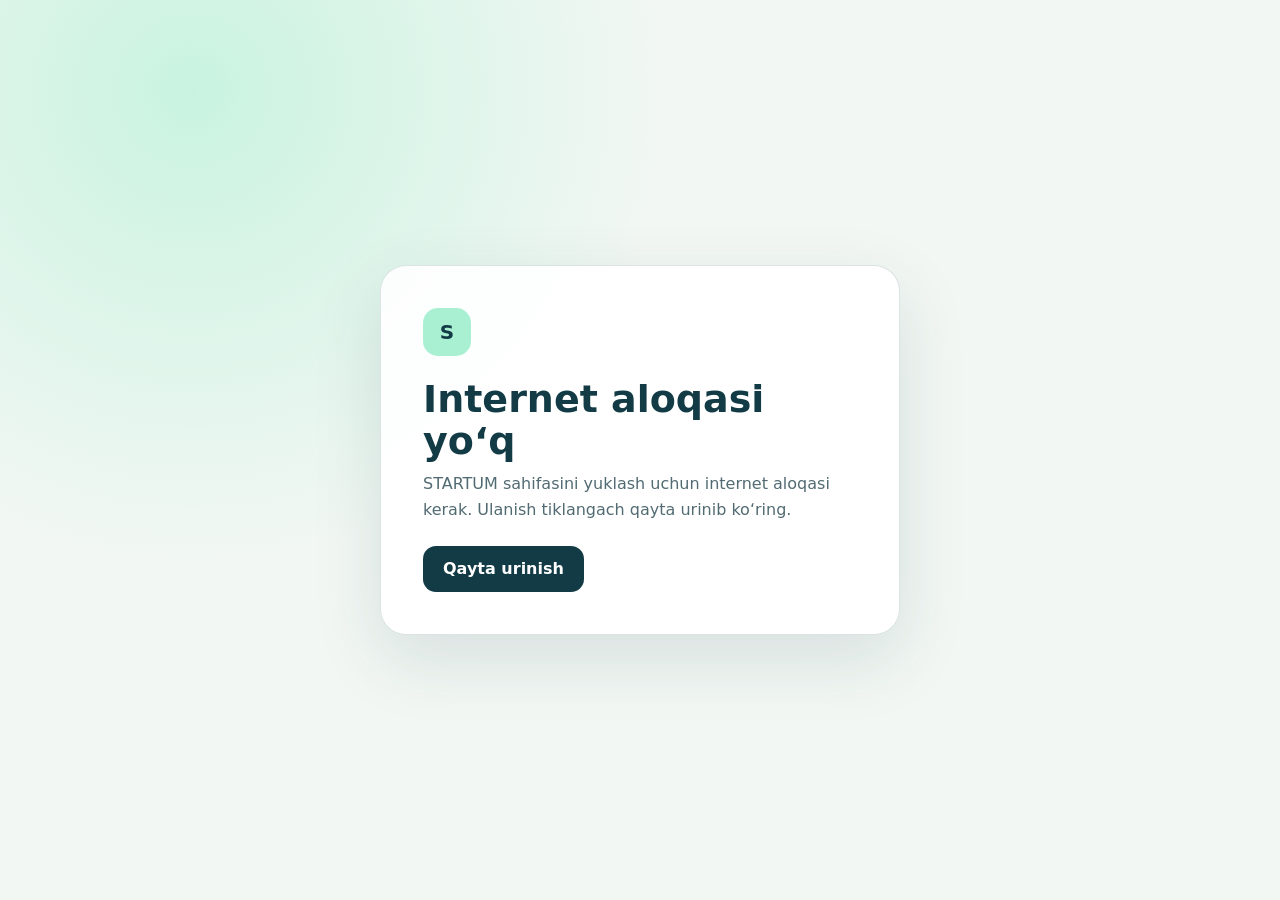
<file: STARTUM/frontend/offline.html>
<!doctype html>
<html lang="uz">
  <head>
    <meta charset="utf-8" />
    <meta
      name="viewport"
      content="width=device-width,initial-scale=1,viewport-fit=cover"
    />
    <meta name="theme-color" content="#123b46" />
    <meta name="robots" content="noindex,nofollow" />
    <title>STARTUM — Aloqa mavjud emas</title>
    <style>
      :root {
        color-scheme: light;
        --ink: #123b46;
        --mint: #a8f0d1;
        --paper: #f2f7f3;
      }
      * {
        box-sizing: border-box;
      }
      body {
        margin: 0;
        min-height: 100vh;
        display: grid;
        place-items: center;
        padding: 24px;
        background:
          radial-gradient(
            circle at 15% 10%,
            rgba(168, 240, 209, 0.55),
            transparent 35%
          ),
          var(--paper);
        color: var(--ink);
        font:
          16px/1.6 Inter,
          system-ui,
          sans-serif;
      }
      main {
        width: min(100%, 520px);
        padding: clamp(24px, 6vw, 42px);
        border: 1px solid rgba(18, 59, 70, 0.14);
        border-radius: 26px;
        background: rgba(255, 255, 255, 0.9);
        box-shadow: 0 24px 70px rgba(18, 59, 70, 0.12);
      }
      .mark {
        display: inline-grid;
        place-items: center;
        width: 48px;
        height: 48px;
        border-radius: 15px;
        background: var(--mint);
        font: 800 20px/1 system-ui;
      }
      h1 {
        margin: 22px 0 8px;
        font: 800 clamp(28px, 6vw, 38px)/1.12 system-ui;
      }
      p {
        margin: 0;
        color: #526b73;
      }
      a {
        display: inline-flex;
        align-items: center;
        justify-content: center;
        min-height: 46px;
        margin-top: 24px;
        padding: 0 20px;
        border-radius: 13px;
        background: var(--ink);
        color: #fff;
        text-decoration: none;
        font-weight: 700;
      }
    </style>
  </head>
  <body>
    <main>
      <span class="mark" aria-hidden="true">S</span>
      <h1>Internet aloqasi yo‘q</h1>
      <p>
        STARTUM sahifasini yuklash uchun internet aloqasi kerak. Ulanish
        tiklangach qayta urinib ko‘ring.
      </p>
      <a href="./">Qayta urinish</a>
    </main>
  </body>
</html>
</file>
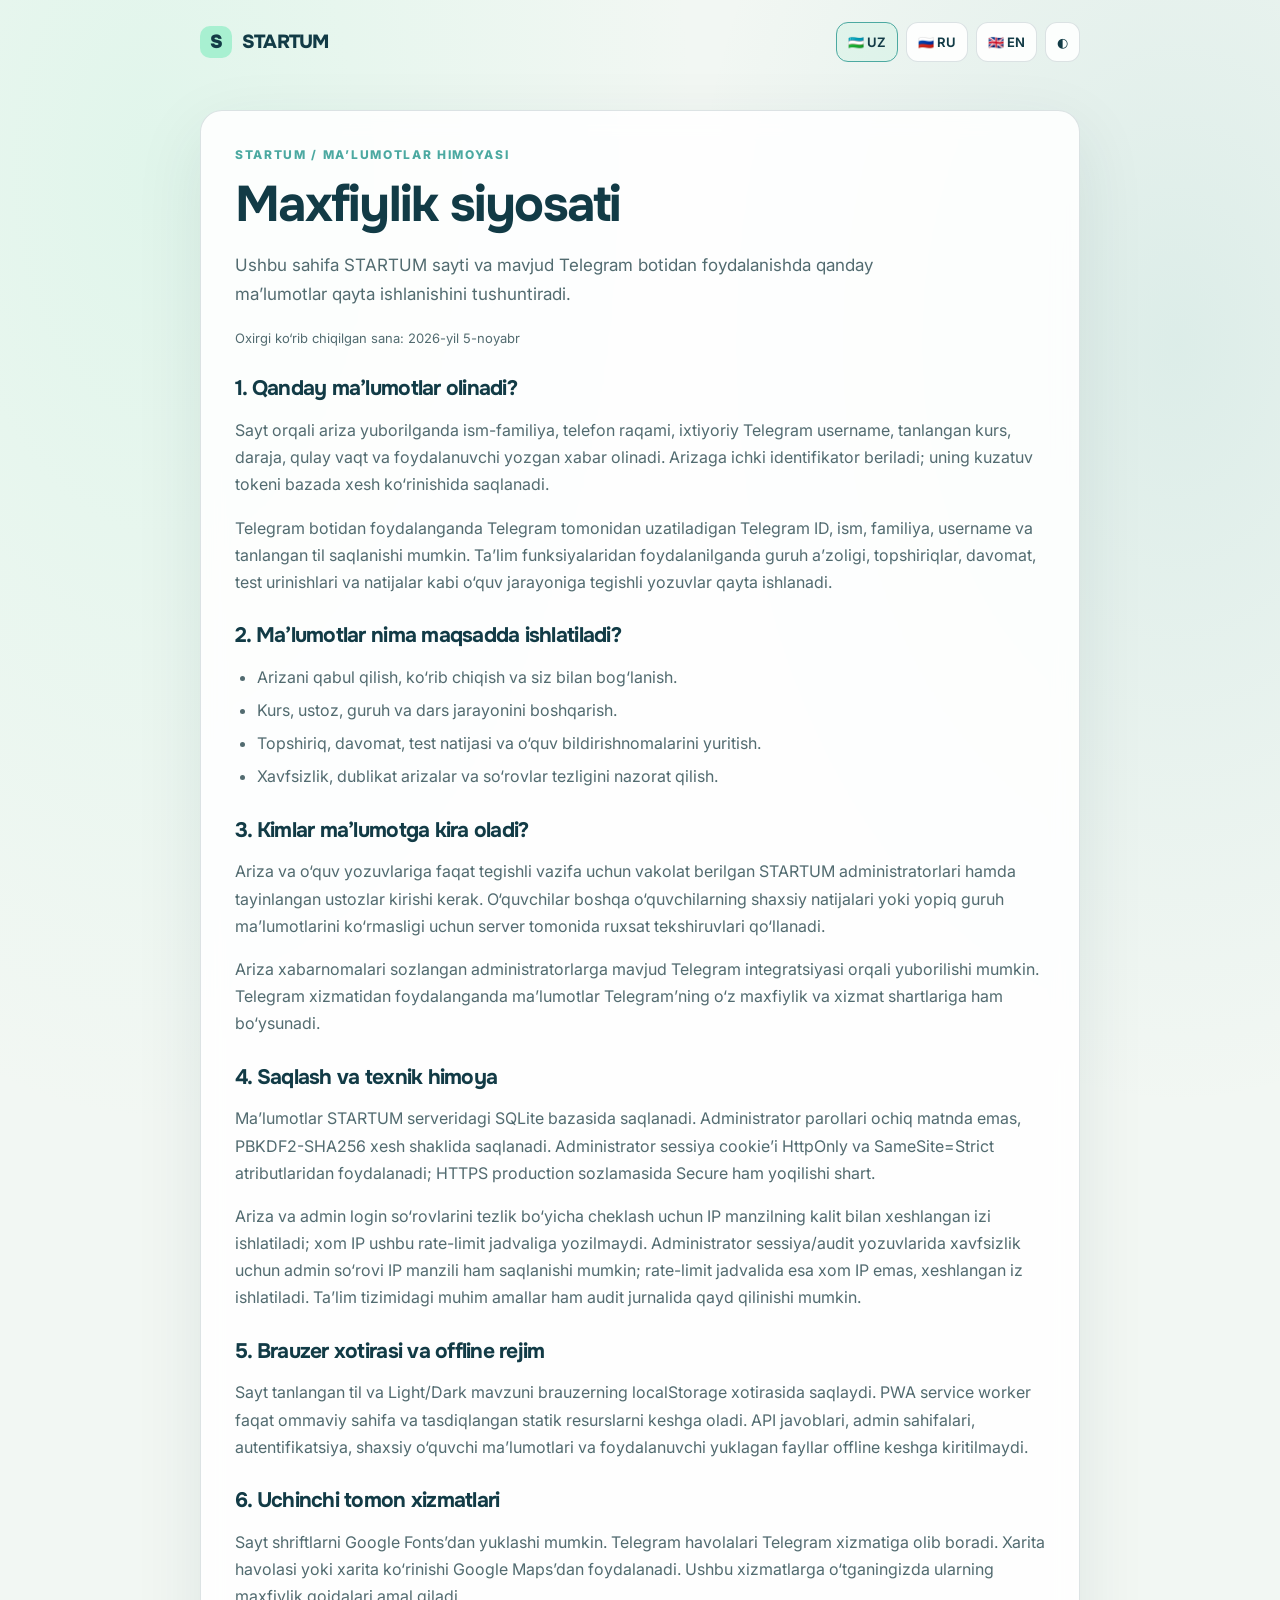
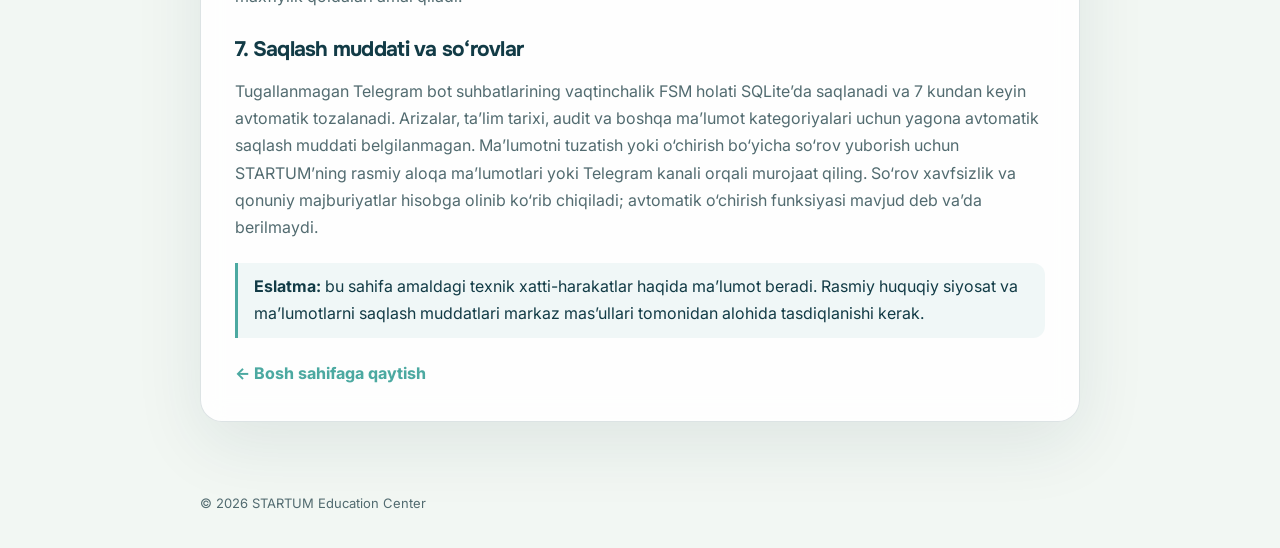
<file: STARTUM/frontend/privacy.html>
<!doctype html>
<html lang="uz" data-theme="light">
  <head>
    <meta charset="utf-8" />
    <meta
      name="viewport"
      content="width=device-width, initial-scale=1, viewport-fit=cover"
    />
    <meta
      name="description"
      content="STARTUM Education Center maxfiylik siyosati: arizalar, Telegram xizmatlari va shaxsiy ma’lumotlardan foydalanish haqida."
      data-privacy-description
    />
    <meta name="theme-color" content="#F2F7F3" />
    <meta name="robots" content="index, follow" />
    <link rel="canonical" href="https://startum.uz/privacy.html" />
    <link rel="icon" href="assets/favicon.svg" />
    <link rel="manifest" href="site.webmanifest" />
    <title>Maxfiylik siyosati — STARTUM</title>
    <style>
      :root {
        color-scheme: light;
        --bg: #f2f7f3;
        --surface: rgba(255, 255, 255, 0.88);
        --text: #123b46;
        --muted: #526b70;
        --line: rgba(18, 59, 70, 0.14);
        --accent: #4ca9a1;
        --mint: #a8f0d1;
        --shadow: 0 22px 70px rgba(18, 59, 70, 0.09);
      }
      :root[data-theme="dark"] {
        color-scheme: dark;
        --bg: #0d2229;
        --surface: #15343b;
        --text: #f2f7f3;
        --muted: #b5c9c7;
        --line: rgba(168, 240, 209, 0.18);
        --accent: #a8f0d1;
        --mint: #4ca9a1;
        --shadow: 0 22px 70px rgba(0, 0, 0, 0.24);
      }
      * {
        box-sizing: border-box;
      }
      html {
        min-height: 100%;
        background: var(--bg);
      }
      body {
        margin: 0;
        min-height: 100vh;
        color: var(--text);
        font:
          16px/1.7 Inter,
          system-ui,
          -apple-system,
          "Segoe UI",
          sans-serif;
        background:
          radial-gradient(
            ellipse at 12% 8%,
            rgba(168, 240, 209, 0.24),
            transparent 34%
          ),
          radial-gradient(
            ellipse at 92% 16%,
            rgba(76, 169, 161, 0.13),
            transparent 30%
          ),
          var(--bg);
      }
      a {
        color: var(--accent);
        text-underline-offset: 3px;
      }
      .shell {
        width: min(880px, calc(100% - 32px));
        margin: 0 auto;
      }
      .top {
        display: flex;
        align-items: center;
        justify-content: space-between;
        gap: 16px;
        padding: 22px 0;
      }
      .brand {
        display: inline-flex;
        align-items: center;
        gap: 10px;
        color: var(--text);
        text-decoration: none;
        font:
          800 19px/1 Onest,
          Inter,
          sans-serif;
        letter-spacing: -0.04em;
      }
      .mark {
        width: 32px;
        height: 32px;
        border-radius: 10px;
        background: var(--mint);
        display: grid;
        place-items: center;
        color: #123b46;
        font-weight: 900;
      }
      .controls {
        display: flex;
        gap: 8px;
        align-items: center;
      }
      .control {
        min-height: 40px;
        padding: 7px 11px;
        border: 1px solid var(--line);
        border-radius: 12px;
        background: var(--surface);
        color: var(--text);
        font: inherit;
        font-size: 13px;
        font-weight: 650;
        cursor: pointer;
      }
      .control[aria-pressed="true"] {
        border-color: var(--accent);
        background: rgba(168, 240, 209, 0.2);
      }
      main {
        padding: 26px 0 70px;
      }
      .eyebrow {
        font-size: 12px;
        letter-spacing: 0.14em;
        text-transform: uppercase;
        color: var(--accent);
        font-weight: 800;
      }
      h1,
      h2 {
        font-family: Onest, Inter, sans-serif;
        line-height: 1.18;
        letter-spacing: -0.035em;
      }
      h1 {
        font-size: clamp(32px, 6vw, 50px);
        max-width: 780px;
        margin: 10px 0 14px;
      }
      h2 {
        font-size: 21px;
        margin: 27px 0 8px;
      }
      .intro {
        color: var(--muted);
        font-size: 17px;
        max-width: 720px;
      }
      .updated {
        font-size: 13px;
        color: var(--muted);
        margin: 18px 0 26px;
      }
      .panel {
        background: var(--surface);
        border: 1px solid var(--line);
        border-radius: 22px;
        padding: clamp(20px, 4vw, 34px);
        box-shadow: var(--shadow);
        backdrop-filter: blur(12px);
      }
      p,
      li {
        color: var(--muted);
      }
      ul {
        padding-left: 22px;
      }
      li {
        margin: 6px 0;
      }
      .notice {
        border-left: 3px solid var(--accent);
        padding: 10px 16px;
        margin-top: 22px;
        background: rgba(76, 169, 161, 0.08);
        border-radius: 0 12px 12px 0;
      }
      .back {
        display: inline-flex;
        margin-top: 22px;
        align-items: center;
        gap: 8px;
        text-decoration: none;
        font-weight: 750;
      }
      .footer {
        padding: 0 0 34px;
        color: var(--muted);
        font-size: 13px;
      }
      .lang-panel {
        display: none;
      }
      .lang-panel.active {
        display: block;
      }
      .sr-only {
        position: absolute;
        width: 1px;
        height: 1px;
        padding: 0;
        margin: -1px;
        overflow: hidden;
        clip: rect(0, 0, 0, 0);
        white-space: nowrap;
        border: 0;
      }
      @media (max-width: 520px) {
        .top {
          align-items: flex-start;
          flex-wrap: wrap;
        }
        .controls {
          width: 100%;
        }
        .control {
          flex: 1;
        }
        .panel {
          border-radius: 17px;
        }
        main {
          padding-top: 14px;
        }
        .intro {
          font-size: 16px;
        }
      }
      @media (prefers-reduced-motion: reduce) {
        *,
        *::before,
        *::after {
          scroll-behavior: auto !important;
          animation-duration: 0.01ms !important;
          animation-iteration-count: 1 !important;
          transition-duration: 0.01ms !important;
        }
      }
    </style>
    <link rel="preconnect" href="https://fonts.googleapis.com" />
    <link rel="preconnect" href="https://fonts.gstatic.com" crossorigin />
    <link
      href="https://fonts.googleapis.com/css2?family=Inter:wght@400;500;600;700;800&family=Onest:wght@500;600;700;800&display=swap"
      rel="stylesheet"
    />
  </head>
  <body>
    <div class="shell">
      <header class="top">
        <a class="brand" href="./" aria-label="STARTUM bosh sahifasi"
          ><span class="mark" aria-hidden="true">S</span> STARTUM</a
        >
        <div class="controls" role="group" aria-label="Language and appearance">
          <button
            class="control lang"
            type="button"
            data-lang="uz"
            aria-pressed="true"
          >
            🇺🇿 UZ
          </button>
          <button
            class="control lang"
            type="button"
            data-lang="ru"
            aria-pressed="false"
          >
            🇷🇺 RU
          </button>
          <button
            class="control lang"
            type="button"
            data-lang="en"
            aria-pressed="false"
          >
            🇬🇧 EN
          </button>
          <button
            class="control"
            id="themeToggle"
            type="button"
            aria-label="Mavzuni almashtirish"
            aria-pressed="false"
          >
            ◐
          </button>
        </div>
      </header>
      <main>
        <div class="panel lang-panel active" data-panel="uz" lang="uz">
          <div class="eyebrow">STARTUM / MA’LUMOTLAR HIMOYASI</div>
          <h1>Maxfiylik siyosati</h1>
          <p class="intro">
            Ushbu sahifa STARTUM sayti va mavjud Telegram botidan foydalanishda
            qanday ma’lumotlar qayta ishlanishini tushuntiradi.
          </p>
          <p class="updated">Oxirgi ko‘rib chiqilgan sana: 2026-yil 5-noyabr</p>
          <h2>1. Qanday ma’lumotlar olinadi?</h2>
          <p>
            Sayt orqali ariza yuborilganda ism-familiya, telefon raqami,
            ixtiyoriy Telegram username, tanlangan kurs, daraja, qulay vaqt va
            foydalanuvchi yozgan xabar olinadi. Arizaga ichki identifikator
            beriladi; uning kuzatuv tokeni bazada xesh ko‘rinishida saqlanadi.
          </p>
          <p>
            Telegram botidan foydalanganda Telegram tomonidan uzatiladigan
            Telegram ID, ism, familiya, username va tanlangan til saqlanishi
            mumkin. Ta’lim funksiyalaridan foydalanilganda guruh a’zoligi,
            topshiriqlar, davomat, test urinishlari va natijalar kabi o‘quv
            jarayoniga tegishli yozuvlar qayta ishlanadi.
          </p>
          <h2>2. Ma’lumotlar nima maqsadda ishlatiladi?</h2>
          <ul>
            <li>
              Arizani qabul qilish, ko‘rib chiqish va siz bilan bog‘lanish.
            </li>
            <li>Kurs, ustoz, guruh va dars jarayonini boshqarish.</li>
            <li>
              Topshiriq, davomat, test natijasi va o‘quv bildirishnomalarini
              yuritish.
            </li>
            <li>
              Xavfsizlik, dublikat arizalar va so‘rovlar tezligini nazorat
              qilish.
            </li>
          </ul>
          <h2>3. Kimlar ma’lumotga kira oladi?</h2>
          <p>
            Ariza va o‘quv yozuvlariga faqat tegishli vazifa uchun vakolat
            berilgan STARTUM administratorlari hamda tayinlangan ustozlar
            kirishi kerak. O‘quvchilar boshqa o‘quvchilarning shaxsiy natijalari
            yoki yopiq guruh ma’lumotlarini ko‘rmasligi uchun server tomonida
            ruxsat tekshiruvlari qo‘llanadi.
          </p>
          <p>
            Ariza xabarnomalari sozlangan administratorlarga mavjud Telegram
            integratsiyasi orqali yuborilishi mumkin. Telegram xizmatidan
            foydalanganda ma’lumotlar Telegram’ning o‘z maxfiylik va xizmat
            shartlariga ham bo‘ysunadi.
          </p>
          <h2>4. Saqlash va texnik himoya</h2>
          <p>
            Ma’lumotlar STARTUM serveridagi SQLite bazasida saqlanadi.
            Administrator parollari ochiq matnda emas, PBKDF2-SHA256 xesh
            shaklida saqlanadi. Administrator sessiya cookie’i HttpOnly va
            SameSite=Strict atributlaridan foydalanadi; HTTPS production
            sozlamasida Secure ham yoqilishi shart.
          </p>
          <p>
            Ariza va admin login so‘rovlarini tezlik bo‘yicha cheklash uchun IP
            manzilning kalit bilan xeshlangan izi ishlatiladi; xom IP ushbu
            rate-limit jadvaliga yozilmaydi. Administrator sessiya/audit
            yozuvlarida xavfsizlik uchun admin so‘rovi IP manzili ham saqlanishi
            mumkin; rate-limit jadvalida esa xom IP emas, xeshlangan iz
            ishlatiladi. Ta’lim tizimidagi muhim amallar ham audit jurnalida
            qayd qilinishi mumkin.
          </p>
          <h2>5. Brauzer xotirasi va offline rejim</h2>
          <p>
            Sayt tanlangan til va Light/Dark mavzuni brauzerning localStorage
            xotirasida saqlaydi. PWA service worker faqat ommaviy sahifa va
            tasdiqlangan statik resurslarni keshga oladi. API javoblari, admin
            sahifalari, autentifikatsiya, shaxsiy o‘quvchi ma’lumotlari va
            foydalanuvchi yuklagan fayllar offline keshga kiritilmaydi.
          </p>
          <h2>6. Uchinchi tomon xizmatlari</h2>
          <p>
            Sayt shriftlarni Google Fonts’dan yuklashi mumkin. Telegram
            havolalari Telegram xizmatiga olib boradi. Xarita havolasi yoki
            xarita ko‘rinishi Google Maps’dan foydalanadi. Ushbu xizmatlarga
            o‘tganingizda ularning maxfiylik qoidalari amal qiladi.
          </p>
          <h2>7. Saqlash muddati va so‘rovlar</h2>
          <p>
            Tugallanmagan Telegram bot suhbatlarining vaqtinchalik FSM holati
            SQLite’da saqlanadi va 7 kundan keyin avtomatik tozalanadi.
            Arizalar, ta’lim tarixi, audit va boshqa ma’lumot kategoriyalari
            uchun yagona avtomatik saqlash muddati belgilanmagan. Ma’lumotni
            tuzatish yoki o‘chirish bo‘yicha so‘rov yuborish uchun STARTUM’ning
            rasmiy aloqa ma’lumotlari yoki Telegram kanali orqali murojaat
            qiling. So‘rov xavfsizlik va qonuniy majburiyatlar hisobga olinib
            ko‘rib chiqiladi; avtomatik o‘chirish funksiyasi mavjud deb va’da
            berilmaydi.
          </p>
          <div class="notice">
            <strong>Eslatma:</strong> bu sahifa amaldagi texnik xatti-harakatlar
            haqida ma’lumot beradi. Rasmiy huquqiy siyosat va ma’lumotlarni
            saqlash muddatlari markaz mas’ullari tomonidan alohida tasdiqlanishi
            kerak.
          </div>
          <a class="back" href="./">← Bosh sahifaga qaytish</a>
        </div>
        <div class="panel lang-panel" data-panel="ru" lang="ru">
          <div class="eyebrow">STARTUM / ЗАЩИТА ДАННЫХ</div>
          <h1>Политика конфиденциальности</h1>
          <p class="intro">
            На этой странице объясняется, какие данные обрабатываются при
            использовании сайта STARTUM и существующего Telegram-бота.
          </p>
          <p class="updated">Последняя проверка: 5 ноября 2026 года</p>
          <h2>1. Какие данные собираются?</h2>
          <p>
            При отправке заявки через сайт запрашиваются имя и фамилия, номер
            телефона, необязательный Telegram username, выбранный курс, уровень,
            удобное время и сообщение пользователя. Заявке присваивается
            внутренний идентификатор; токен отслеживания хранится в базе в виде
            хеша.
          </p>
          <p>
            При использовании Telegram-бота могут сохраняться переданные
            Telegram ID, имя, фамилия, username и выбранный язык. Для
            образовательных функций могут обрабатываться сведения о членстве в
            группах, заданиях, посещаемости, попытках тестов и результатах
            обучения.
          </p>
          <h2>2. Для чего используются данные?</h2>
          <ul>
            <li>Приём и рассмотрение заявки, связь с вами.</li>
            <li>
              Управление курсами, преподавателями, группами и учебным процессом.
            </li>
            <li>
              Учёт заданий, посещаемости, результатов тестов и учебных
              уведомлений.
            </li>
            <li>
              Защита системы, предотвращение дубликатов и ограничение частоты
              запросов.
            </li>
          </ul>
          <h2>3. Кто имеет доступ?</h2>
          <p>
            Доступ к заявкам и учебным записям должен предоставляться только
            администраторам STARTUM и назначенным преподавателям в рамках их
            полномочий. Серверные проверки доступа ограничивают просмотр чужих
            результатов и закрытых групповых данных.
          </p>
          <p>
            Уведомления о заявках могут отправляться настроенным администраторам
            через существующую интеграцию с Telegram. При использовании Telegram
            также действуют правила конфиденциальности и условия самого сервиса.
          </p>
          <h2>4. Хранение и техническая защита</h2>
          <p>
            Данные хранятся в базе SQLite на сервере STARTUM. Пароли
            администраторов хранятся не в открытом виде, а в формате хеша
            PBKDF2-SHA256. Cookie сессии администратора использует HttpOnly и
            SameSite=Strict; в production по HTTPS также должен быть включён
            Secure.
          </p>
          <p>
            Для ограничения частоты заявок и входов используется хешированный с
            ключом отпечаток IP-адреса; исходный IP не записывается в таблицу
            rate-limit. В записях администраторских сессий и аудита для
            безопасности может сохраняться IP-адрес административного запроса; в
            таблице rate-limit хранится хешированный отпечаток, а не исходный
            IP. Важные действия образовательной системы также могут
            фиксироваться в журнале аудита.
          </p>
          <h2>5. Хранилище браузера и офлайн-режим</h2>
          <p>
            Выбранный язык и тема Light/Dark сохраняются в localStorage
            браузера. Service worker кэширует только публичную страницу и
            разрешённые статические ресурсы. Ответы API, страницы
            администратора, аутентификация, личные данные учащихся и загруженные
            пользователями файлы не помещаются в офлайн-кэш.
          </p>
          <h2>6. Сторонние сервисы</h2>
          <p>
            Сайт может загружать шрифты из Google Fonts. Ссылки Telegram ведут в
            Telegram, а карта использует Google Maps. При переходе к этим
            сервисам применяются их собственные правила конфиденциальности.
          </p>
          <h2>7. Срок хранения и запросы</h2>
          <p>
            Временное состояние незавершённых диалогов Telegram-бота хранится в
            SQLite и автоматически удаляется через 7 дней. Для заявок, учебной
            истории, аудита и других категорий единого автоматического срока
            хранения не установлено. Для запроса на исправление или удаление
            данных обратитесь по официальным контактам STARTUM или через
            официальный Telegram-канал. Запрос рассматривается с учётом
            безопасности и юридических обязательств; автоматическое удаление не
            гарантируется.
          </p>
          <div class="notice">
            <strong>Примечание:</strong> страница описывает текущее техническое
            поведение. Официальная юридическая политика и сроки хранения данных
            должны быть отдельно утверждены ответственными лицами центра.
          </div>
          <a class="back" href="./">← Вернуться на главную</a>
        </div>
        <div class="panel lang-panel" data-panel="en" lang="en">
          <div class="eyebrow">STARTUM / DATA PROTECTION</div>
          <h1>Privacy policy</h1>
          <p class="intro">
            This page explains what information is processed when using the
            STARTUM website and its existing Telegram bot.
          </p>
          <p class="updated">Last reviewed: 5 November 2026</p>
          <h2>1. What information is collected?</h2>
          <p>
            When you submit a website application, the form collects your name,
            phone number, optional Telegram username, selected course, level,
            preferred time and message. An internal application identifier is
            assigned; the tracking token is stored in the database as a hash.
          </p>
          <p>
            When using the Telegram bot, the Telegram ID, first and last name,
            username and selected language supplied by Telegram may be stored.
            Education features may process group membership, assignments,
            attendance, test attempts and learning results.
          </p>
          <h2>2. How is information used?</h2>
          <ul>
            <li>To receive and review applications and contact you.</li>
            <li>
              To manage courses, teachers, groups and learning activities.
            </li>
            <li>
              To record assignments, attendance, test results and learning
              notifications.
            </li>
            <li>
              To protect the service, prevent duplicate applications and limit
              request rates.
            </li>
          </ul>
          <h2>3. Who can access the information?</h2>
          <p>
            Application and education records should only be accessible to
            STARTUM administrators and assigned teachers within their
            permissions. Server-side authorization checks restrict access to
            other students’ results and closed group data.
          </p>
          <p>
            Application notifications may be sent to configured administrators
            through the existing Telegram integration. When using Telegram, that
            service’s own privacy rules and terms also apply.
          </p>
          <h2>4. Storage and technical safeguards</h2>
          <p>
            Information is stored in the STARTUM server’s SQLite database.
            Administrator passwords are stored as PBKDF2-SHA256 hashes, not
            plaintext. The administrator session cookie uses HttpOnly and
            SameSite=Strict; Secure must also be enabled in HTTPS production
            deployments.
          </p>
          <p>
            A keyed hash of the IP address is used to rate-limit application and
            login requests; the raw IP is not written to the rate-limit table.
            Administrator session and audit records may retain the administrator
            request IP address for security; the rate-limit table stores a
            hashed fingerprint rather than the raw IP. Important education
            actions may also be recorded in audit logs.
          </p>
          <h2>5. Browser storage and offline mode</h2>
          <p>
            Your selected language and Light/Dark theme are stored in browser
            localStorage. The service worker caches only the public page and
            approved static assets. API responses, admin pages, authentication,
            private student information and user-uploaded files are excluded
            from the offline cache.
          </p>
          <h2>6. Third-party services</h2>
          <p>
            The site may load fonts from Google Fonts. Telegram links open
            Telegram, and the map uses Google Maps. Those providers’ own privacy
            policies apply when you use their services.
          </p>
          <h2>7. Retention and requests</h2>
          <p>
            Temporary state for unfinished Telegram bot conversations is stored
            in SQLite and automatically removed after 7 days. Applications,
            education history, audit entries and other data categories do not
            have one universal automatic retention period. To request correction
            or deletion, contact STARTUM using the official contact information
            or official Telegram channel. Requests are reviewed with security
            and legal obligations in mind; automatic deletion is not promised.
          </p>
          <div class="notice">
            <strong>Note:</strong> this page describes the current technical
            behavior. The center’s responsible representatives should separately
            approve the formal legal policy and data-retention periods.
          </div>
          <a class="back" href="./">← Back to homepage</a>
        </div>
      </main>
      <footer class="footer">© 2026 STARTUM Education Center</footer>
    </div>
    <script>
      (() => {
        const root = document.documentElement;
        const valid = ["uz", "ru", "en"];
        let language = "uz";
        let theme = "light";
        try {
          const storedLanguage = localStorage.getItem("startumLang");
          const storedTheme = localStorage.getItem("startumTheme");
          if (valid.includes(storedLanguage)) language = storedLanguage;
          if (storedTheme === "dark") theme = "dark";
        } catch (_) {}
        function render() {
          root.lang = language;
          root.dataset.theme = theme;
          root.style.colorScheme = theme;
          document
            .querySelectorAll("[data-panel]")
            .forEach((panel) =>
              panel.classList.toggle(
                "active",
                panel.dataset.panel === language,
              ),
            );
          document
            .querySelectorAll("[data-lang]")
            .forEach((button) =>
              button.setAttribute(
                "aria-pressed",
                String(button.dataset.lang === language),
              ),
            );
          const meta = document.querySelector('meta[name="theme-color"]');
          if (meta) meta.content = theme === "dark" ? "#123B46" : "#F2F7F3";
          const titles = {
            uz: "Maxfiylik siyosati — STARTUM",
            ru: "Политика конфиденциальности — STARTUM",
            en: "Privacy policy — STARTUM",
          };
          const labels = {
            uz: ["Til va ko‘rinish", "Mavzuni almashtirish"],
            ru: ["Язык и оформление", "Сменить тему"],
            en: ["Language and appearance", "Toggle theme"],
          };
          document
            .querySelector(".controls")
            ?.setAttribute("aria-label", labels[language][0]);
          document
            .getElementById("themeToggle")
            ?.setAttribute("aria-label", labels[language][1]);
          document
            .getElementById("themeToggle")
            ?.setAttribute("aria-pressed", String(theme === "dark"));
          document.title = titles[language];
        }
        document.querySelectorAll("[data-lang]").forEach((button) =>
          button.addEventListener("click", () => {
            language = button.dataset.lang;
            try {
              localStorage.setItem("startumLang", language);
            } catch (_) {}
            render();
          }),
        );
        document
          .getElementById("themeToggle")
          ?.addEventListener("click", () => {
            theme = theme === "light" ? "dark" : "light";
            try {
              localStorage.setItem("startumTheme", theme);
            } catch (_) {}
            render();
          });
        render();
      })();
    </script>
  </body>
</html>
</file>
